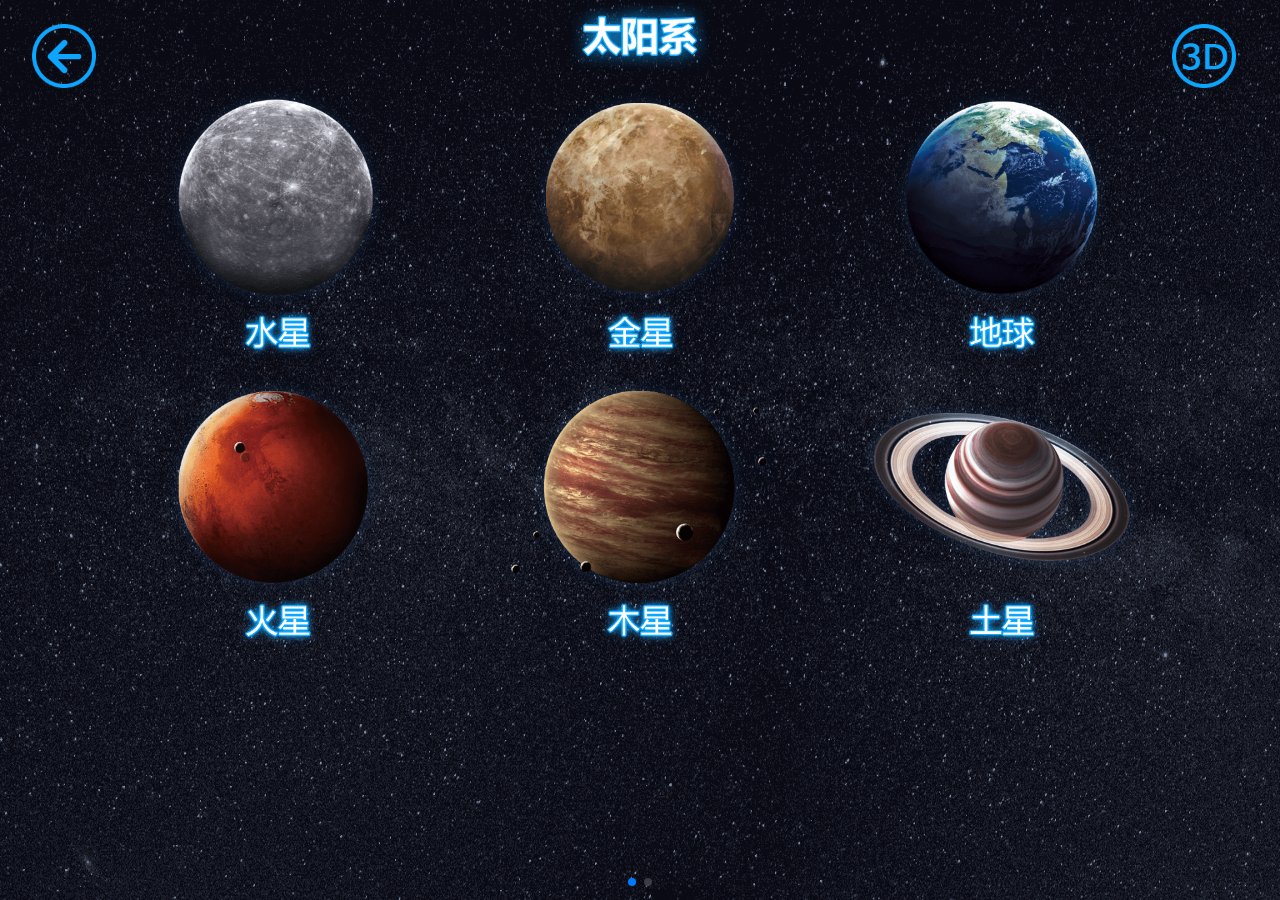
<file: index.html>
<!DOCTYPE html>
<html lang="en">
<head>
    <meta charset="UTF-8">
    <meta name="viewport"
          content="width=device-width, user-scalable=no, initial-scale=1.0, maximum-scale=1.0, minimum-scale=1.0">
    <meta http-equiv="X-UA-Compatible" content="ie=edge">
    <title>列表页</title>
    <link rel="stylesheet" href="css/swiper-4.3.3.min-b.css">
    <link rel="stylesheet" href="css/common.css">
    <link rel="stylesheet" href="css/swiper-4.3.3.min-s.css">
    <style>
        #dv{
            background: url('img/bj.png') no-repeat;
            background-size: cover;
        }
        .back img{
            height: 0.8rem;
            width: 0.8rem;
        }
        .sunTitle{
            height: 0.9rem;
            width: 1.8rem;
            margin-left: 7.1rem
        }

        /* 轮播图 */
        .swiper-container{
            height: 7.2rem;
            width: 15.8rem;
            /* background-color: red; */
            text-align: center;
        }
        .swiper-wrapper{
            width: 100%;
        }
        .swiper-slide{
            height: 100%;
            width: 100%;
            /* background-color: blue; */
        }
        #slideOne .slideTop,
        #slideOne .slideBottom,
        #slideTwo .slideTop,
        #slideTwo .slideBottom{
            display: flex;
            justify-content: space-between;
            box-sizing: border-box;
            padding: 0 1.5rem;
        }
        .swiper-slide img{
            height: 3.5rem;
            width: 3.75rem;
            margin-top: 0.1rem;
        }

        @media only screen and (device-width: 375px) and (device-height: 812px) and
        /*@media only screen and (device-width: 812px) and (device-height: 375px) and*/
        (-webkit-device-pixel-ratio: 3) {
            /*增加头部适配层*/
            .swiper-container {
                height: 80%;
                width: 80%;
                /* background-color: red; */
                text-align: center;
            }
            .swiper-slide img {
                height: 2.5rem;
                width: 2.75rem;
                margin-top: 0.1rem;
            }

            .picImg {
                height: 100%;
                width: 5rem;
                position: absolute;
                top: 0;
                left: 1.3rem;
            }
            .swiper-container{
                width: 15.8rem;
            }

        }

        .loader {
            /*position: fixed;  left: 0px;  top: 0px;  width: 100%;  height: 100%;  z-index: 9999;  background: url('./img/load.gif') 50% 50% no-repeat rgb(249, 249, 249);*/
            position: fixed;  left: 0px;  top: 0px;  width: 100%;  height: 100%;  z-index: 9999;background: #000;
        }
    
    </style>
</head>
<body>
<div id="loadingDiv" class="loader" style="display: none"></div>
<div id="dv">
        <div style="width: 1.5rem;height: 1.5rem ;position:absolute;top: 0.3rem;left: 0.4rem;" class="back">
            <img src="img/goback.png">

        </div>
        <img src="img/sun.png" class="sunTitle">
        <img src="img/go3D.png" class="go3D" style="width: .8rem;height: .8rem;position: relative;top: .2rem;left: 5.7rem;" alt="">
          <!-- Swiper -->
        <div class="swiper-container">
            <div class="swiper-wrapper">
                <div class="swiper-slide" id="slideOne">
                    <div class="slideTop">
                        <img src="./img/images/a-mercury.png" alt="mercury" class="galaxyImg">
                        <img src="./img/images/b-venus.png" alt="venus" class="galaxyImg">
                        <img src="./img/images/c-earth.png" alt="earth" class="galaxyImg">
                    </div>
                    <div class="slideBottom">
                        <img src="./img/images/d-mars.png" alt="mars" class="galaxyImg">
                        <img src="./img/images/e-jupiter.png" alt="jupiter" class="galaxyImg">
                        <img src="./img/images/f-saturn.png" alt="saturn" class="galaxyImg">
                    </div>
                </div>
                <div class="swiper-slide" id="slideTwo">
                    <div class="slideTop">
                        <img src="./img/images/g-uranus.png" alt="uranus" class="galaxyImg">
                        <img src="./img/images/h-neptune.png" alt="neptune" class="galaxyImg">
                        <img src="./img/images/i-pluto.png" alt="pluto" class="galaxyImg">
                    </div>
                    <div class="slideBottom">
                        <img src="./img/images/j-sun.png" alt="sun" class="galaxyImg">
                        <img src="./img/images/k-moon.png" alt="moon" class="galaxyImg">
                        <img src="./img/images/l-asteroid.png" alt="asteroid" class="galaxyImg">
                    </div>
                </div>
            </div>
            <!-- Add Pagination -->
            <div class="swiper-pagination"></div>
        </div>
    </div>
</body>

<script src="js/jquery.min.js"></script>
<script src="js/common.js"></script>
<script src="js/swiper-4.3.3.min.js"></script>

<script>

    //监听加载状态改变
    if( window.history.length == 1 )
    {
        // 遮罩层的宽高
        var blackShadeSize=document.getElementById("loadingDiv");
        blackShadeSize.style.width = window.screen.availWidth+'px';
        blackShadeSize.style.height = window.screen.availHeight+'px';
        $("#loadingDiv").show();
    }

    window.onload = function(){
        if( window.history.length == 1 ) {
            $("#loadingDiv").fadeOut();
        }
    }



    $('.back').on( "touchstart",function(){
        if( typeof( goofypapaGame ) != "undefined" && goofypapaGame ){
            window.location.href='goofypapa://back';
        }else{
            window.android.exitApp()
        }
    })

    $('.go3D').on('touchstart',function(){
        window.location.href = '3D.html';
    })

    $('.galaxyImg').click(function(){

        var srcI = this.alt;
        window.location.href = "details.html?resourceId="+srcI;
    })


    var swiper = new Swiper('.swiper-container', {
        //slidesPerView: 3,  //一行显示3个 设置slider容器能够同时显示的slides数量
        //slidesPerColumn: 2, //显示2行  多行布局里面每列的slide数量。
        // spaceBetween: 10,  //在slide之间设置距离
        pagination: {
            el: '.swiper-pagination',
            clickable: true,
        },
    });

</script>

</html>
</file>
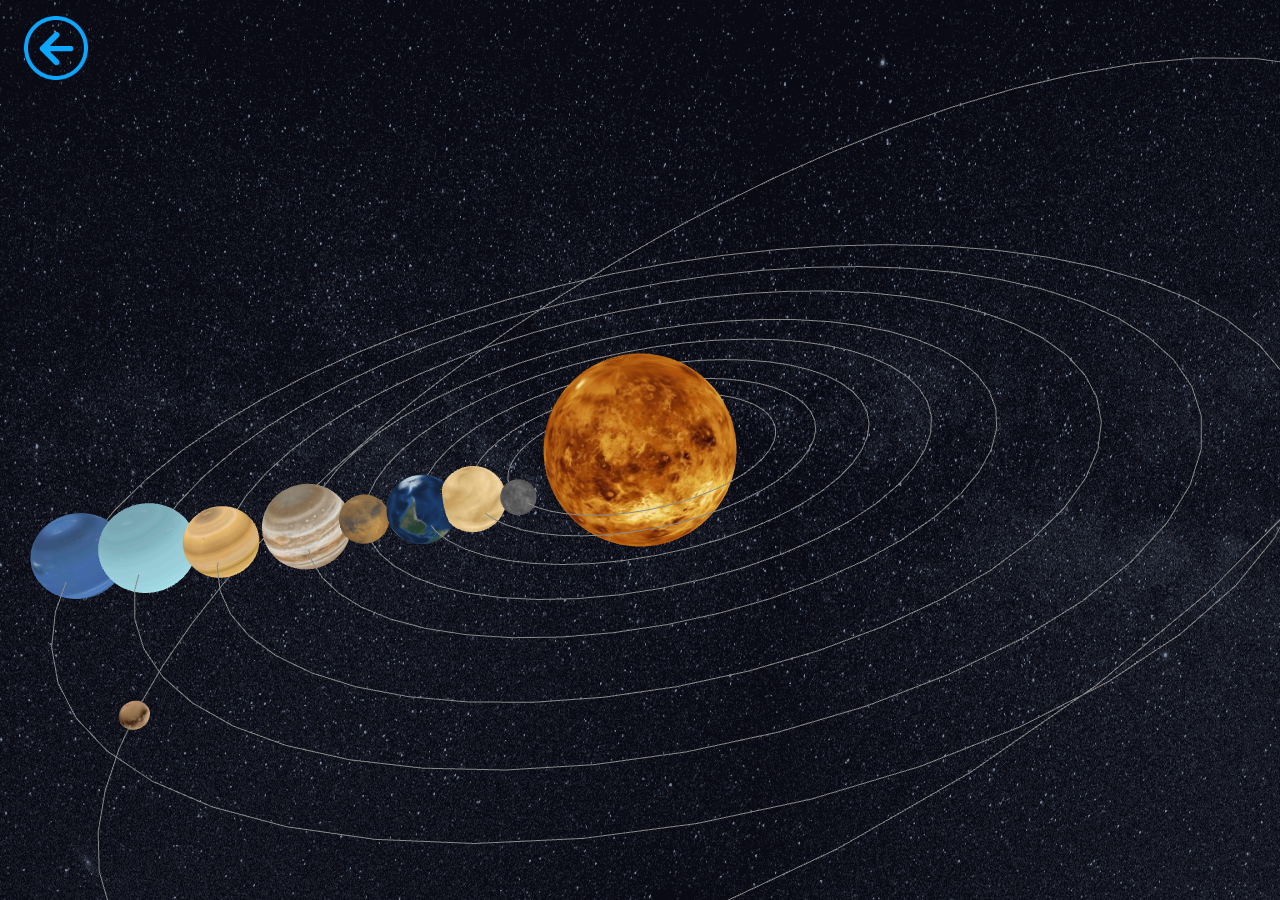
<file: 3D.html>
<!DOCTYPE html>
<html>

<head>
    <meta charset="UTF-8">
    <title>太阳系</title>
    <style type="text/css">
        body {
            margin: 0px;
            overflow: hidden;
        }

        div#canvas-frame {
            border: none;
            cursor: pointer;
            width: 100%;
            height: 100vh;
            background: url('img/bj.png') no-repeat;
            background-size: cover;
            -webkit-tap-highlight-color:transparent;
        }
		/*
        img {
            width: 0px;
            height: 0px;
            opacity: 0;
        }
		*/

        @media only screen and (device-width: 812px) and (device-height: 375px) and
        (-webkit-device-pixel-ratio: 3) {
            /*增加头部适配层*/
            .suiDao .sd1 {
                z-index: 100;
                width: 100%;
                position: absolute;
                top: -12%;
                left: 0;
            }
        }


        .back{
            position: absolute;
            top: 0.1rem;
            left: 0.3rem;
            width: 1.5rem;
            height: 1.5rem;
        }
        .back img{
            height: 0.8rem;
            width: 0.8rem;
            /*background: url('./img/goback.png') no-repeat;*/
            /*background-size: cover;*/
        }

        #foot {
            width: 3.1rem;
            height: 1.2rem;
            position: absolute;
            bottom: 0.1rem;
            left: 6.5rem;
            background: url('img/list.png') no-repeat;
            background-size: cover;
            display: none;
        }

        #foot img {
            width: 100%;
            height: 100%;
        }
        /*.wrap{*/
            /*background: url("img/backTu.png");*/
            /*width: 100%;*/
            /*height: 9rem;*/
        /*}*/

        .loader {
            /*position: fixed;  left: 0px;  top: 0px;  width: 100%;  height: 100%;  z-index: 9999;  background: url('./img/load.gif') 50% 50% no-repeat rgb(249, 249, 249);*/
            position: fixed;  left: 0px;  top: 0px;  width: 100%;  height: 100%;  z-index: 9999;background: url("img/bj.png") no-repeat;
            background-size: cover;
        }

    </style>
</head>

<body style="overflow: hidden">
        <div id="loadingDiv" class="loader">
            <!--&lt;!&ndash;<img src="./img/load.gif" alt="" style="width: 9.33rem;height: 6rem;position: relative;z-index: 9999;top: 1.5rem;left: 3.5rem;">&ndash;&gt;-->
            <!--<img src="./img/load.gif" alt="" style="width: 100%;height: 100%;position: relative;z-index: 9999;">-->
        </div>
   <!--<div class="wrap">-->
   <!--</div>-->
       <!-- 存放canvas的容器 -->
       <div style="overflow: hidden" id="canvas-frame"></div>
       <div class="back" style="overflow: hidden"><img style="overflow: hidden" src="./img/goback.png" alt=""></div>
       <div id="foot"></div>

       <img style="display: none" src="./img/bj.png" alt="">


</body>
<script src="js/three.min.js"></script>
<script src="js/OrbitControls.js"></script>
<script src="js/stats.min.js"></script>
<script src="js/jquery.min.js"></script>
<script src="js/common.js"></script>

<script>


    //监听加载状态改变

    document.onreadystatechange = completeLoading;

    //加载状态为complete时移除loading效果
    function completeLoading() {
        if (document.readyState == "complete") {
            console.log("jiazaiwancheng")
            var loadingMask = document.getElementById('loadingDiv');
            loadingMask.parentNode.removeChild(loadingMask);
        }
    }




    //调用Android的退出app
    var back = document.querySelector('.back');



    back.onclick = function () {
        window.location.href = 'index.html';

    }


        //太阳、水星、金星、地球、火星、木星、土星、天王星、海王星、冥王星、月亮
        //自身半径
        var sizeArr = [1392000, 4878, 12103.6, 12756, 6794, 142984, 120540, 51118, 49532, 2298, 3476.28]
        //距离太阳多少千米 去掉4个0
        var siteArr = [0, 5791, 10820, 14960, 22794, 77833, 142700, 287099, 450400, 591352]
        //缩小多少倍  决定大小
        var multipleSize = sizeArr[3] / 10;
        //决定大小
        var sunSize = sizeArr[0] / multipleSize / 13;  //太阳
        var mercurySize = sizeArr[1] / multipleSize * 4;  //水星
        var venusSize = sizeArr[2] / multipleSize * 3 //金星
        var earthSize = sizeArr[3] / multipleSize * 3;  //地球
        var marsSize = sizeArr[4] / multipleSize * 4;  //火星
        var jupiterSize = sizeArr[5] / multipleSize / 3;  //木星
        var saturnSize = sizeArr[6] / multipleSize / 3;  //土星
        var uranusSize = sizeArr[7] / multipleSize; //天王星
        var neptuneSize = sizeArr[8] / multipleSize;  //海王星
        var plutoSize = sizeArr[9] / multipleSize * 8;  //冥王星
        var sizeAll = [sunSize, mercurySize, venusSize, earthSize, marsSize, jupiterSize, saturnSize, uranusSize, neptuneSize, plutoSize];

        //缩小多少倍  决定位置
        var multipleSite = siteArr[9] / 5791;
        //决定位置
        var mercurySite = siteArr[1] / multipleSite / 3 + 100;  //水星  0.02
        var venusSite = siteArr[2] / multipleSite / 2 + 100;  //金星  0.012
        var earthSite = siteArr[3] / multipleSite / 1.5 + 100;  //地球  0.010
        var marsSite = siteArr[4] / multipleSite / 1.5 + 100;  //火星  0.008
        var jupiterSite = siteArr[5] / multipleSite / 3.8 + 100;  //木星  0.006
        var saturnSite = siteArr[6] / multipleSite / 5 + 100;  //土星  0.005
        var uranusSite = siteArr[7] / multipleSite / 8 + 100;  //天王星  0.003
        var neptuneSite = siteArr[8] / multipleSite / 10.5 + 100;  //海王星  0.002
        var plutoSite = siteArr[9] / multipleSite / 11.5 + 100;  //冥王星  0.001
        var siteAll = [0, mercurySite, venusSite, earthSite, marsSite, jupiterSite, saturnSite, uranusSite, neptuneSite, plutoSite];

        var multipleSitename = siteArr[9] ;
        var mercurySitename = siteArr[1] / multipleSitename / 3 ;  //水星  0.02
        var venusSitename = siteArr[2] / multipleSitename / 2 ;  //金星  0.012
        var earthSitename = siteArr[3] / multipleSitename / 1.5 ;  //地球  0.010
        var marsSitename = siteArr[4] / multipleSitename / 1.5 ;  //火星  0.008
        var jupiterSitename = siteArr[5] / multipleSitename / 3.8 ;  //木星  0.006
        var saturnSitename = siteArr[6] / multipleSitename / 5 ;  //土星  0.005
        var uranusSitename = siteArr[7] / multipleSitename / 8 ;  //天王星  0.003
        var neptuneSitename = siteArr[8] / multipleSitename / 10.5 ;  //海王星  0.002
        var plutoSitename = siteArr[9] / multipleSitename / 11.5;  //冥王星  0.001
        var siteAllname = [0, mercurySitename, venusSitename, earthSitename, marsSitename, jupiterSitename, saturnSitename, uranusSitename, neptuneSitename, plutoSitename];



        window.onload = function () {
            threeStart();
            console.log('window.onload')
        }


        // 帧
        var stats;
        function initStats() {
            stats = new Stats();
            document.getElementById('canvas-frame').appendChild(stats.dom);
        }

        // 渲染器
        var renderer;
        function initThree() {
            width = document.getElementById('canvas-frame').clientWidth;
            height = document.getElementById('canvas-frame').clientHeight;
            console.log(width)
            renderer = new THREE.WebGLRenderer({
                antialias: true,
                alpha: true,
                canvas: renderer
            });
            renderer.setSize(width, height);
            document.getElementById('canvas-frame').appendChild(renderer.domElement);
            renderer.setClearColor(0x00000,0);
        }

        // 相机
        var camera;
        function initCamera() {
            // 透视相机 视角越大，看到的场景越大，那么中间的物体相对于整个场景来说，就越小了
            camera = new THREE.PerspectiveCamera(45, window.innerWidth / window.innerHeight, 20, 10000);
            camera.position.x = -100;
            camera.position.y = -800;
            camera.position.z = -500;
            camera.up.x = 0; //设置相机的上为「x」轴方向
            camera.up.y = 1; //设置相机的上为「y」轴方向
            camera.up.z = 0; //设置相机的上为「z」轴方向
            camera.lookAt({ x: 0, y: 0, z: 0 });
        }

        // 场景
        var scene;
        function initScene() {
            scene = new THREE.Scene();


            //天空盒
//        var path = "https://dadpat-public.oss.cn-north-1.jcloudcs.com/app/astronomy/App/astronomy/img/";//设置路径
//        var directions = ["backTu", "backTu", "backTu", "backTu", "backTu", "backTu"];//获取对象
//        var format = ".jpg";//格式
//        //创建盒子，并设置盒子的大小为( 5000, 5000, 5000 )
//        var skyGeometry = new THREE.BoxGeometry(5000, 5000, 5000);
//        //设置盒子材质
//        var materialArray = [];
//        for (var i = 0; i < 6; i++)
//            materialArray.push(new THREE.MeshBasicMaterial({
//                map: THREE.ImageUtils.loadTexture(path + directions[i] + format),//将图片纹理贴上
//                side: THREE.BackSide/*镜像翻转，如果设置镜像翻转，那么只会看到黑漆漆的一片，因为你身处在盒子的内部，所以一定要设置镜像翻转。*/
//            }));
//        var skyMaterial = new THREE.MeshFaceMaterial(materialArray);
//        var skyBox = new THREE.Mesh(skyGeometry, skyMaterial);//创建一个完整的天空盒，填入几何模型和材质的参数
//        scene.add(skyBox);//在场景中加入天空盒


            scene.add();//在场景中加入天空盒
        }

        // 光源
        var light;
        function initLight() {
            // A light source positioned directly above the scene, with color fading from the sky color to the ground color.
            // 位于场景正上方的光源，颜色从天空颜色渐变为地面颜色。
            //  var light = new THREE.HemisphereLight(0xffffbb, 0x080820, 1);
            // scene.add(light);

            // 环境光
            light = new THREE.AmbientLight(0xFFFFFF);
            light.position.set(100, 100, 200);
            scene.add(light);

            // 平行光
            // 位置不同，方向光作用于物体的面也不同，看到的物体各个面的颜色也不一样
            // light = new THREE.DirectionalLight(0xffffbb, 1);
            // light.position.set(-1, 1, 1);
            // scene.add(light);
        }

        //星球
        var imgAll = ['img/sun.jpg', 'img/mercury.jpg', 'img/venus.jpg', 'img/earth.jpg', 'img/mars.jpg', 'img/jupiter.jpg', 'img/saturn.jpg', 'img/uranus.jpg', 'img/neptune.jpg', 'img/pluto.jpg']
        var imgAlla = ['name=sun', 'name=mercury', 'name=venus', 'name=earth', 'name=mars', 'name=jupiter', 'name=saturn', 'name=uranus', 'name=neptune', 'name=pluto']
        var imgname = ['太阳', '水星', '金星', '地球', '火星', '木星', '土星', '天王星', '海王星', '冥王星']
        var starAll = [];
        var NameAll = [];
        function initStar() {
            var starMesh;
            for (var i = 0; i < sizeAll.length; i++) {
                /*
                 var img = new Image();
                 img.setAttribute("crossOrigin",'');
                 img.src = imgAll[i];
                 console.log(img.src)
                 img.onerror = function () {
                 console.log('error');
                 }
                 img.onload = function () {
                 console.log('success');
                 }
                 imgSrc.push(img.src);
                 */
                var starGeo = new THREE.SphereGeometry(sizeAll[i], 100, 100);
                var loader=new THREE.TextureLoader();
                //loader.crossOrigin=undefined;
                loader.crossOrigin='';
                //'https://dadpat-public.oss.cn-north-1.jcloudcs.com/app/astronomy/App/astronomy/img/sun.jpg';
//                var res=loader.load('https://dadpat-public.oss.cn-north-1.jcloudcs.com/app/astronomy/App/astronomy/'+imgAll[i]);
                var res=loader.load(''+imgAll[i]);
                var starMater = new THREE.MeshPhongMaterial({
                    //map: new THREE.TextureLoader().load(imgSrc[i]),
                    map:res,
                    side: THREE.DoubleSide
                });
//
//                var aba =  new THREE.Sprite(new THREE.SpriteCanvasMaterial({program: function(cxt){
//
//                    cxt.font = "blod 40px Arial";
//
//                    cxt.fillStyle = "#ff0000";
//
//                    cxt.fillText("1111", 0, 0);//文字和x坐标， y坐标；
//
//                }  }));

                //先用画布将文字画出
                let canvas = document.createElement("canvas");
//                canvas.width = 120;
//                canvas.height = 150;
                let ctx = canvas.getContext("2d");
                ctx.fillStyle = "#ffff00";
                ctx.font = "Bold 50px Arial";
                ctx.lineWidth = 4;
                ctx.fillText(imgname[i],-20,104);
                let texture = new THREE.Texture(canvas);
                texture.needsUpdate = true;

                //使用Sprite显示文字
                let material = new THREE.SpriteMaterial({map:texture});
                let textObj = new THREE.Sprite(material);
                textObj.scale.set(0.5 * 50, 0.25 * 50, 0.75 * 50);
                textObj.position.set(siteAll[i],0,98);

                var textWidth = material.width;
                starMesh = new THREE.Mesh(starGeo, starMater);
                starMesh.position.set(siteAll[i], 0, 0); //各星球的位置
                starAll.push(starMesh);
                NameAll.push(textObj);
                starMesh.rotateX(-Math.PI / 180 * 270);
//                textObj.rotateX(-Math.PI / 270* 180 );
                scene.add(starMesh);
//                scene.add(textObj);

            }
        }

        //弧度
        var radian = [0, 0, 0, 0, 0, 0, 0, 0, 0, Math.PI / 180 * -20];
        //Y周倍数
        var multipleY = 1.3;
        // 轨道
        function initCircle() {
            var arr = [];
            for (var i = 0; i < siteAll.length; i++) {
                //MeshBasicMaterial 基础网孔材料
                var material = new THREE.MeshBasicMaterial({
                    color: 0x888888,
//                    color: 'transparent',
                    side: THREE.DoubleSide
                });
                //TorusGeometry 创建圆环面几何模型的类
                // var geometry = new THREE.TorusGeometry(siteAll[i], 0.1, 16, 50, Math.PI * 2 )
                // 椭圆
                var curve = new THREE.EllipseCurve(
                    0, 0,            // ax, aY
                    siteAll[i], siteAll[i] / multipleY,   // xRadius, yRadius
                    0, 2 * Math.PI,  // aStartAngle, aEndAngle
                    false,            // aClockwise
                    0                 // aRotation
                );
                var points = curve.getPoints(50);
                var geometry = new THREE.BufferGeometry().setFromPoints(points);
                //Line 线
                var mercuryCircle = new THREE.Line(geometry, material);
                //旋转的弧度
                //mercuryCircle.rotateX(radian[i]);
                mercuryCircle.rotateY(radian[i]);
                scene.add(mercuryCircle);
            }
        }

        //控制器
        var controls;

        function initControls() {

            controls = new THREE.OrbitControls(camera, renderer.domElement);

            // 如果使用animate方法时，将此函数删除
            //controls.addEventListener( 'change', render );
            // 使动画循环使用时阻尼或自转 意思是否有惯性
            controls.enableDamping = true;
            //动态阻尼系数 就是鼠标拖拽旋转灵敏度
            controls.dampingFactor = 0.25;
            //是否可以缩放
            controls.enableZoom = true;
            //是否自动旋转
            controls.autoRotate = false;
            //设置相机距离原点的最远距离
            controls.minDistance = 200;
            //设置相机距离原点的最远距离
            controls.maxDistance = 1200;
            //是否开启右键拖拽
            controls.enablePan = true;
        }

        function render() {
            renderer.render(scene, camera);
        }

        //窗口变动触发的函数
        function onWindowResize() {

            camera.aspect = window.innerWidth / window.innerHeight;
            camera.updateProjectionMatrix();
            render();
            renderer.setSize(window.innerWidth, window.innerHeight);

        }



        function threeStart() {
            initThree();
            //initStats(); // 帧
            initCamera();
            initScene();
            initLight();
            initStar();  //星球
            initCircle();  //轨道
            // 载入控制器
            initControls()
//            controls = new THREE.OrbitControls(camera, renderer.domElement);
            renderer.clear();
            animate();
        }

        var angleAll = [0.0, 0.0, 0.0, 0.0, 0.0, 0.0, 0.0, 0.0, 0.0, 0.0];

        function animate() {
            controls.update();
            //stats.update();
            // 地球自转
            // earthMesh.rotation.y -= 0.02;

            angleAll[0] += 0.0;
            angleAll[1] += 0.02;
            angleAll[2] += 0.012;
            angleAll[3] += 0.010;
            angleAll[4] += 0.008;
            angleAll[5] += 0.006;
            angleAll[6] += 0.005;
            angleAll[7] += 0.003;
            angleAll[8] += 0.002;
            angleAll[9] += 0.001;

            // 绕3个轴旋转的简单操作。
            var nameAll = [];
            function rotateAll(angle, radian) {
                var m1 = new THREE.Matrix4();
                var m2 = new THREE.Matrix4();
                m1.makeRotationZ(-angle);
                m2.makeRotationY(radian);
                var nameNum = new THREE.Vector4(siteAll[i], 0, 0, 0);
                nameNum.applyMatrix4(m1);
                nameNum.applyMatrix4(m2);
                nameAll.push(nameNum)
            }

            //公转
            for (var i = 0; i < angleAll.length; i++) {
                rotateAll(angleAll[i], radian[i]);
                starAll[i].position.set(nameAll[i].x, nameAll[i].y / multipleY, nameAll[i].z);
                starAll[i].rotation.y -= 0.02;
                starAll[0].rotation.y = 0;
//                NameAll[i].position.set(nameAll[i].x, nameAll[i].y / multipleY,nameAll[i].z);
//                NameAll[i].rotation.y -= 5;
//                NameAll[0].rotation.y = 50;
            }

            renderer.render(scene, camera);
            requestAnimationFrame(animate);

    }

        var raycaster = new THREE.Raycaster();
        var mouse = new THREE.Vector2();

        function onMouseClick( event ) {

            //通过鼠标点击的位置计算出raycaster所需要的点的位置，以屏幕中心为原点，值的范围为-1到1.

            mouse.x = ( event.clientX / window.innerWidth ) * 2 - 1;
            mouse.y = - ( event.clientY / window.innerHeight ) * 2 + 1;

            // 通过鼠标点的位置和当前相机的矩阵计算出raycaster
            raycaster.setFromCamera( mouse, camera );

            // 获取raycaster直线和所有模型相交的数组集合
            var intersects = raycaster.intersectObjects( scene.children );

            console.log(intersects,intersects[0].object.material.map.image.currentSrc);

            //将所有的相交的模型的颜色设置为红色，如果只需要将第一个触发事件，那就数组的第一个模型改变颜色即可
           if ( intersects.length>0) {
                for(var u =0;u<starAll.length;u++ ){
                    if(intersects[0].object== starAll[u]){
                        console.log(u)
                        window.location.href="details.html?"+imgAlla[u]
                    }
                }
//                intersects[ i ].object.material.color.set( 0xff0000 );

            }

        }

        window.addEventListener( 'click', onMouseClick, false );




</script>

</html>
</file>
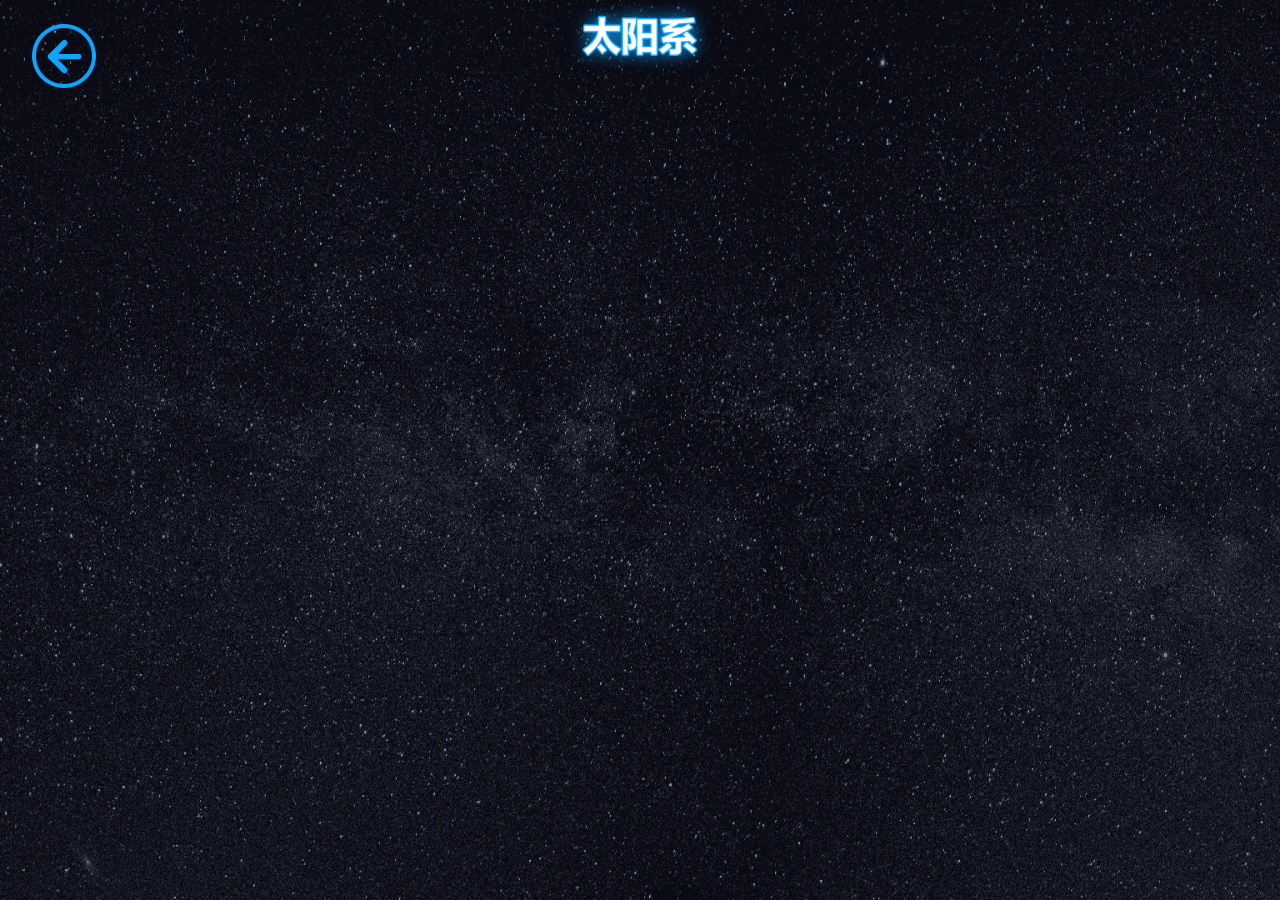
<file: list.html>
<!DOCTYPE html>
<html lang="en">
<head>
    <meta charset="UTF-8">
    <meta name="viewport"
          content="width=device-width, user-scalable=no, initial-scale=1.0, maximum-scale=1.0, minimum-scale=1.0">
    <meta http-equiv="X-UA-Compatible" content="ie=edge">
    <title>列表页</title>
    <link rel="stylesheet" href="css/swiper-4.3.3.min-b.css">
    <link rel="stylesheet" href="css/common.css">
    <link rel="stylesheet" href="css/swiper-4.3.3.min-s.css">
    <style>
        #dv{
            background: url('img/bj.png') no-repeat;
            background-size: cover;
        }
        .back img{
            height: 0.8rem;
            width: 0.8rem;
        }
        .sunTitle{
            height: 0.9rem;
            width: 1.8rem;
            margin-left: 7.1rem
        }

        /* 轮播图 */
        .swiper-container{
            height: 7.2rem;
            width: 12.8rem;
            /* background-color: red; */
            text-align: center;
        }
        .swiper-wrapper{
            width: 100%;
        }
        .swiper-slide{
            height: 100%;
            width: 100%;
            /* background-color: blue; */
        }
        #slideOne .slideTop,
        #slideOne .slideBottom,
        #slideTwo .slideTop,
        #slideTwo .slideBottom{
            display: flex;
            justify-content: space-between;
        }
        .swiper-slide img{
            height: 3.5rem;
            width: 3.75rem;
            margin-top: 0.1rem;
        }

        @media only screen and (device-width: 375px) and (device-height: 812px) and
        (-webkit-device-pixel-ratio: 3) {
            /*增加头部适配层*/
            .swiper-container {
                height: 80%;
                width: 80%;
                /* background-color: red; */
                text-align: center;
            }
            .swiper-slide img {
                height: 2.5rem;
                width: 2.75rem;
                margin-top: 0.1rem;
            }

            .picImg {
                height: 100%;
                width: 5rem;
                position: absolute;
                top: 0;
                left: 1.3rem;
            }

        }
    
    </style>
</head>
<body>
    <div id="dv">
        <div style="width: 1.5rem;height: 1.5rem ;position:absolute;top: 0.3rem;left: 0.4rem;" class="back"><img src="img/goback.png"></div>
        <img src="img/sun.png" class="sunTitle">
          <!-- Swiper -->
        <div class="swiper-container">
            <div class="swiper-wrapper">
                <div class="swiper-slide" id="slideOne">
                    <div class="slideTop"></div>
                    <div class="slideBottom"></div>
                </div>
                <div class="swiper-slide" id="slideTwo">
                    <div class="slideTop"></div>
                    <div class="slideBottom"></div>
                </div>
            </div>
            <!-- Add Pagination -->
            <div class="swiper-pagination"></div>
        </div>
    </div>
</body>

<script src="js/jquery.min.js"></script>
<script src="js/common.js"></script>
<script src="js/swiper-4.3.3.min.js"></script>

<script>

    $('.back').click(function(){
        window.location.href = 'index.html';
    })
    $.ajax({
        type: "post",
        url: "https://www.goofypapa.com/file/list.do",
        dataType: "jsonp", //以键/值对的形式
        async: true,
        data:{"path":"app/astronomy/list"},
        success: function (data) {  
            console.log(data.data)
            var datas = data.data;
            for(var i=0;i<3;i++){
                $('#slideOne .slideTop').append('<img src="https://www.goofypapa.com/'+datas[i]+'" class="galaxyImg">')
            }
            for(var i=3;i<6;i++){
                $('#slideOne .slideBottom').append('<img src="https://www.goofypapa.com/'+datas[i]+'" class="galaxyImg">')
            }
            for(var i=6;i<9;i++){
                $('#slideTwo .slideTop').append('<img src="https://www.goofypapa.com/'+datas[i]+'" class="galaxyImg">')
            }
            for(var i=9;i<datas.length;i++){
                $('#slideTwo .slideBottom').append('<img src="https://www.goofypapa.com/'+datas[i]+'" class="galaxyImg">')
            }
            $('.galaxyImg').click(function(){
                var srcI = this.src;
                var index = srcI .lastIndexOf("\/"); 
                srcI  = srcI .substring(index + 3, srcI.length-4);
                window.location.href = "details.html?name="+srcI;
            })


            var swiper = new Swiper('.swiper-container', {
                //slidesPerView: 3,  //一行显示3个 设置slider容器能够同时显示的slides数量
                //slidesPerColumn: 2, //显示2行  多行布局里面每列的slide数量。
                // spaceBetween: 10,  //在slide之间设置距离
                pagination: {
                    el: '.swiper-pagination',
                    clickable: true,
                },
            });
        }
    })

    

</script>

</html>
</file>
<file: css/common.css>
a{
    -webkit-tap-highlight-color: transparent;
    -webkit-touch-callout: none;
    -webkit-user-select: none;
}
html, body { margin: 0; padding: 0;	font-family:"微软雅黑"; font-size: 14px}
h1, h2, h3, h4, h5, h6, p, blockquote, pre, a, abbr, acronym, address, cite, code, del, dfn, em, img, q,
s, samp, small, strike, strong, sub, sup, tt, var, dd, dl, dt, li, ol, ul, fieldset, form,
label, legend, button, table, caption, tbody, tfoot, thead, tr, th, td {
    margin: 0; padding: 0; border: 0; font-weight: normal;
    font-style: normal; font-family: inherit;
}
table { border-collapse: collapse; border-spacing: 0; }
ol, ul { list-style: none; }
q:before, q:after, blockquote:before, blockquote:after { content: ""; }

body{
    background-color: #000000;
}
</file>
